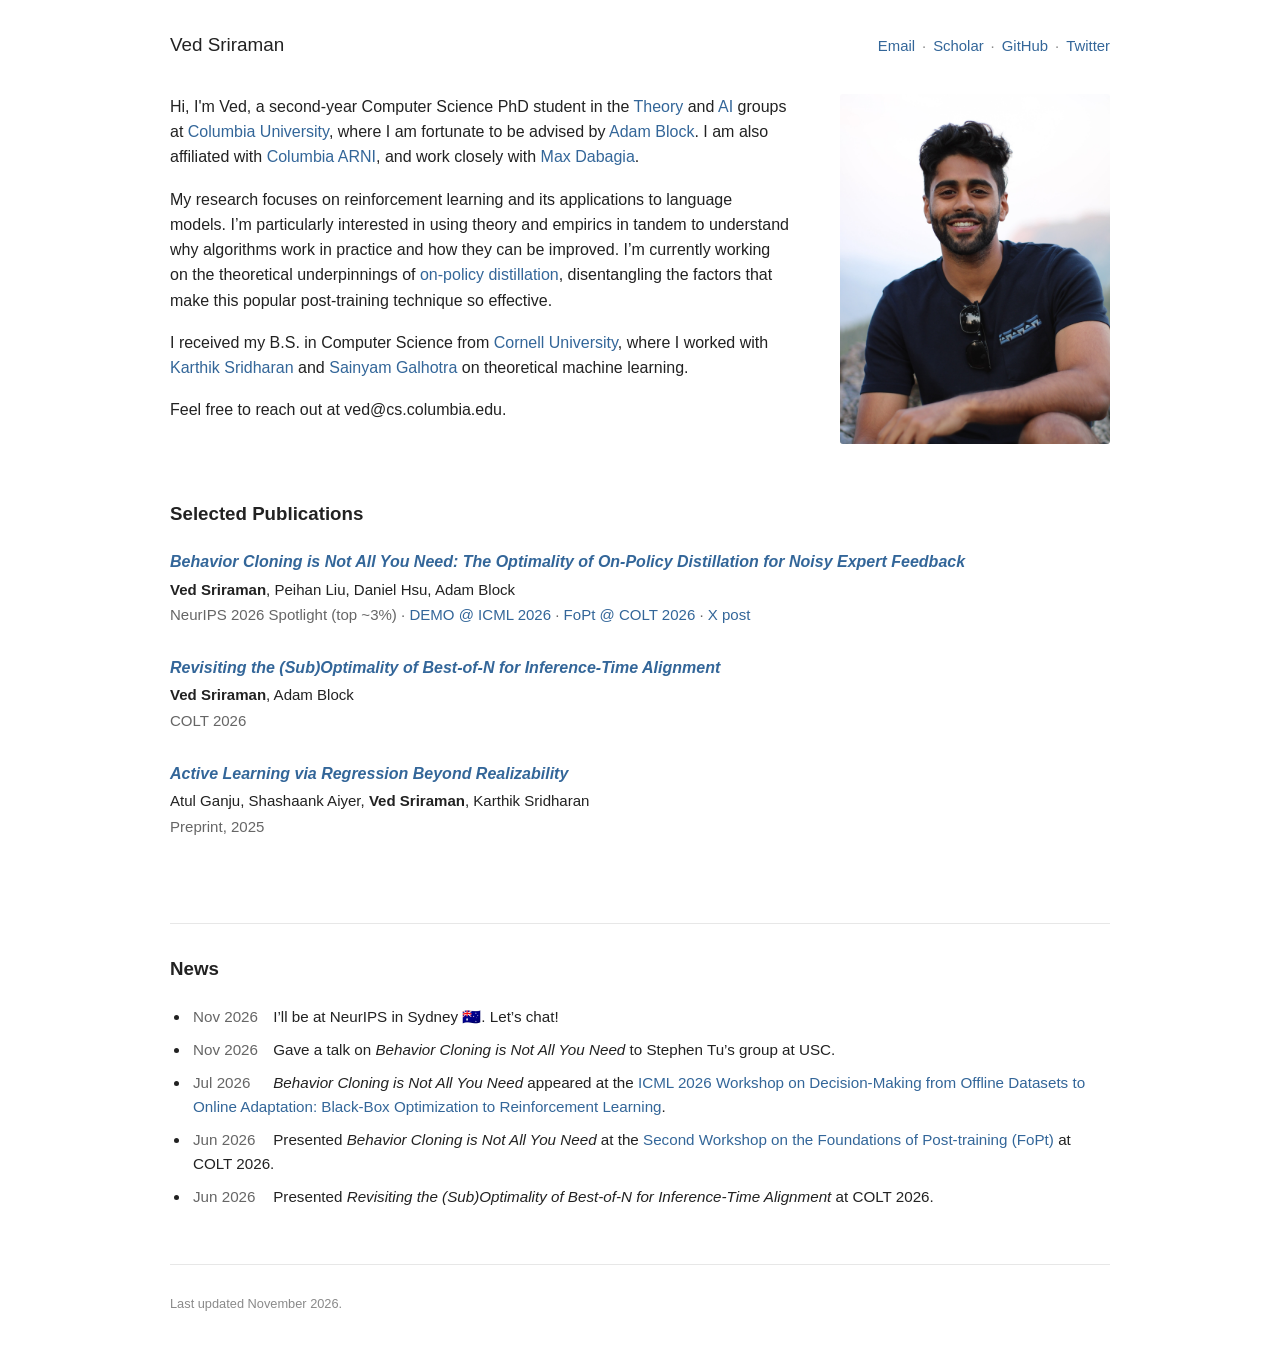
<file: index.html>
<!doctype html>
<html lang="en">
<head>
  <meta charset="utf-8" />
  <meta name="viewport" content="width=device-width, initial-scale=1" />
  <title>Ved Sriraman</title>
  <meta name="description" content="Ved Sriraman is a Computer Science PhD student at Columbia University working on reinforcement learning, language models, on-policy distillation, and theoretical machine learning." />
  <meta name="robots" content="index, follow" />
  <link rel="canonical" href="https://sriramanved.github.io/" />

  <meta property="og:type" content="website" />
  <meta property="og:title" content="Ved Sriraman" />
  <meta property="og:description" content="Research on reinforcement learning, language models, on-policy distillation, and theoretical machine learning." />
  <meta property="og:url" content="https://sriramanved.github.io/" />
  <meta property="og:image" content="https://sriramanved.github.io/assets/profile.jpg" />

  <meta name="twitter:card" content="summary" />
  <meta name="twitter:title" content="Ved Sriraman" />
  <meta name="twitter:description" content="Research on reinforcement learning, language models, on-policy distillation, and theoretical machine learning." />
  <meta name="twitter:image" content="https://sriramanved.github.io/assets/profile.jpg" />

  <script type="application/ld+json">
  {
    "@context": "https://schema.org",
    "@type": "Person",
    "name": "Ved Sriraman",
    "url": "https://sriramanved.github.io/",
    "image": "https://sriramanved.github.io/assets/profile.jpg",
    "jobTitle": "Computer Science PhD Student",
    "affiliation": {
      "@type": "CollegeOrUniversity",
      "name": "Columbia University"
    },
    "alumniOf": {
      "@type": "CollegeOrUniversity",
      "name": "Cornell University"
    },
    "sameAs": [
      "https://scholar.google.com/citations?user=sefNb6cAAAAJ&hl=en&oi=ao",
      "https://github.com/sriramanved",
      "https://x.com/vedsriraman"
    ],
    "knowsAbout": [
      "reinforcement learning",
      "language models",
      "on-policy distillation",
      "theoretical machine learning"
    ]
  }
  </script>

  <link rel="stylesheet" href="styles.css" />
</head>
<body>
  <main class="page">
    <header class="site-header">
      <a class="site-name" href="/">Ved Sriraman</a>
      <nav class="links" aria-label="Profile links">
        <a href="mailto:ved@cs.columbia.edu">Email</a><span>·</span>
        <a href="https://scholar.google.com/citations?user=sefNb6cAAAAJ&hl=en&oi=ao">Scholar</a><span>·</span>
        <a href="https://github.com/sriramanved">GitHub</a><span>·</span>
        <a href="https://x.com/vedsriraman">Twitter</a>
      </nav>
    </header>
    <section class="hero">
      <div class="bio">
        <p>Hi, I'm Ved, a second-year Computer Science PhD student in the <a href="https://theory.cs.columbia.edu/">Theory</a> and <a href="https://cail.columbia.edu/">AI</a> groups at <a href="https://www.columbia.edu/">Columbia University</a>, where I am fortunate to be advised by <a href="https://abblock.github.io/">Adam Block</a>. I am also affiliated with <a href="https://arni-institute.org/">Columbia ARNI</a>, and work closely with <a href="https://dabagia.org/">Max Dabagia</a>.</p>
        <p>My research focuses on reinforcement learning and its applications to language models. I’m particularly interested in using theory and empirics in tandem to understand why algorithms work in practice and how they can be improved. I’m currently working on the theoretical underpinnings of <a href="https://arxiv.org/abs/2606.30923">on-policy distillation</a>, disentangling the factors that make this popular post-training technique so effective.</p>
        <p>I received my B.S. in Computer Science from <a href="https://www.cornell.edu/">Cornell University</a>, where I worked with <a href="https://www.cs.cornell.edu/~sridharan/">Karthik Sridharan</a> and <a href="https://sainyamgalhotra.com/">Sainyam Galhotra</a> on theoretical machine learning.</p>
        <p>Feel free to reach out at ved@cs.columbia.edu.</p>
      </div>
      <div class="portrait-wrap"><img class="portrait" src="assets/profile.jpg" alt="Ved Sriraman" /></div>
    </section>
    <section class="section">
      <h2>Selected Publications</h2>
      <article class="paper"><h3><a href="https://arxiv.org/abs/2606.30923"><strong><em>Behavior Cloning is Not All You Need: The Optimality of On-Policy Distillation for Noisy Expert Feedback</em></strong></a></h3><p class="authors"><strong>Ved Sriraman</strong>, Peihan Liu, Daniel Hsu, Adam Block</p><p class="venue">NeurIPS 2026 Spotlight (top ~3%) · <a href="https://icml.cc/virtual/2026/workshop/54062">DEMO @ ICML 2026</a> · <a href="https://fopt-workshop.github.io/">FoPt @ COLT 2026</a> · <a href="https://x.com/adam_block66985/status/2072336805958123733">X post</a></p></article>
      <article class="paper"><h3><a href="https://proceedings.mlr.press/v336/sriraman26a.html"><strong><em>Revisiting the (Sub)Optimality of Best-of-N for Inference-Time Alignment</em></strong></a></h3><p class="authors"><strong>Ved Sriraman</strong>, Adam Block</p><p class="venue">COLT 2026</p></article>
      <article class="paper"><h3><a href="https://arxiv.org/abs/2506.00316"><strong><em>Active Learning via Regression Beyond Realizability</em></strong></a></h3><p class="authors">Atul Ganju, Shashaank Aiyer, <strong>Ved Sriraman</strong>, Karthik Sridharan</p><p class="venue">Preprint, 2025</p></article>
    </section>
    <section class="section news-section">
      <h2>News</h2>
      <ul class="news">
        <li><span class="date">Nov 2026</span> I’ll be at NeurIPS in Sydney 🇦🇺. Let’s chat!</li>
        <li><span class="date">Nov 2026</span> Gave a talk on <em>Behavior Cloning is Not All You Need</em> to Stephen Tu’s group at USC.</li>
        <li><span class="date">Jul 2026</span> <em>Behavior Cloning is Not All You Need</em> appeared at the <a href="https://icml.cc/virtual/2026/workshop/54062">ICML 2026 Workshop on Decision-Making from Offline Datasets to Online Adaptation: Black-Box Optimization to Reinforcement Learning</a>.</li>
        <li><span class="date">Jun 2026</span> Presented <em>Behavior Cloning is Not All You Need</em> at the <a href="https://fopt-workshop.github.io/">Second Workshop on the Foundations of Post-training (FoPt)</a> at COLT 2026.</li>
        <li><span class="date">Jun 2026</span> Presented <em>Revisiting the (Sub)Optimality of Best-of-N for Inference-Time Alignment</em> at COLT 2026.</li>
      </ul>
    </section>
    <footer><p>Last updated November 2026.</p></footer>
  </main>
</body>
</html>
</file>
<file: styles.css>
:root { --bg:#fff; --text:#222; --muted:#666; --faint:#8a8a8a; --rule:#e7e7e7; --link:#336699; --max-width:940px; }
* { box-sizing:border-box; }
body { margin:0; background:var(--bg); color:var(--text); font-family:-apple-system, BlinkMacSystemFont, "Segoe UI", Roboto, Helvetica, Arial, sans-serif; font-size:16px; line-height:1.58; -webkit-font-smoothing:antialiased; }
a { color:var(--link); text-decoration:none; }
a:hover { text-decoration:underline; text-underline-offset:3px; }
.page { width:min(calc(100% - 44px), var(--max-width)); margin:0 auto; padding:30px 0 36px; }
.site-header { display:flex; align-items:baseline; justify-content:space-between; gap:24px; margin-bottom:34px; }
.site-name { color:var(--text); font-size:1.18rem; font-weight:500; }
.site-name:hover { text-decoration:none; color:var(--link); }
.links { display:flex; flex-wrap:wrap; gap:7px; font-size:.93rem; }
.links span,.paper-links span { color:var(--faint); }
.hero { display:grid; grid-template-columns:minmax(0,1fr) 270px; gap:48px; align-items:start; }
.bio p { margin:0 0 17px; }
.portrait-wrap { width:270px; }
.portrait { display:block; width:270px; height:350px; object-fit:cover; object-position:center; border-radius:3px; }
.section { margin-top:55px; }
h2 { margin:0 0 22px; font-size:1.17rem; font-weight:600; }
.paper { padding:0 0 27px; }
.paper h3 { margin:0 0 4px; font-size:1rem; font-weight:400; line-height:1.45; }
.paper h3 em { font-style:italic; }
.paper h3 strong { font-weight:700; }
.paper .authors,.paper .venue,.paper .paper-links { margin:0 0 2px; font-size:.94rem; }
.paper .venue { color:var(--muted); }
.paper .paper-links { margin-top:3px; }
.news-section { padding-top:30px; border-top:1px solid var(--rule); }
.news { margin:0; padding-left:20px; font-size:.95rem; }
.news li { margin-bottom:9px; padding-left:3px; }
.date { display:inline-block; min-width:76px; color:var(--muted); font-variant-numeric:tabular-nums; }
footer { margin-top:55px; padding-top:16px; border-top:1px solid var(--rule); color:var(--faint); font-size:.8rem; }
@media (max-width:720px) { .page { width:min(calc(100% - 30px),var(--max-width)); padding-top:24px; } .site-header { align-items:flex-start; flex-direction:column; gap:7px; margin-bottom:28px; } .hero { grid-template-columns:1fr; gap:24px; } .portrait-wrap { grid-row:1; width:190px; } .portrait { width:190px; height:245px; } .section { margin-top:44px; } .date { min-width:72px; } }
</file>
